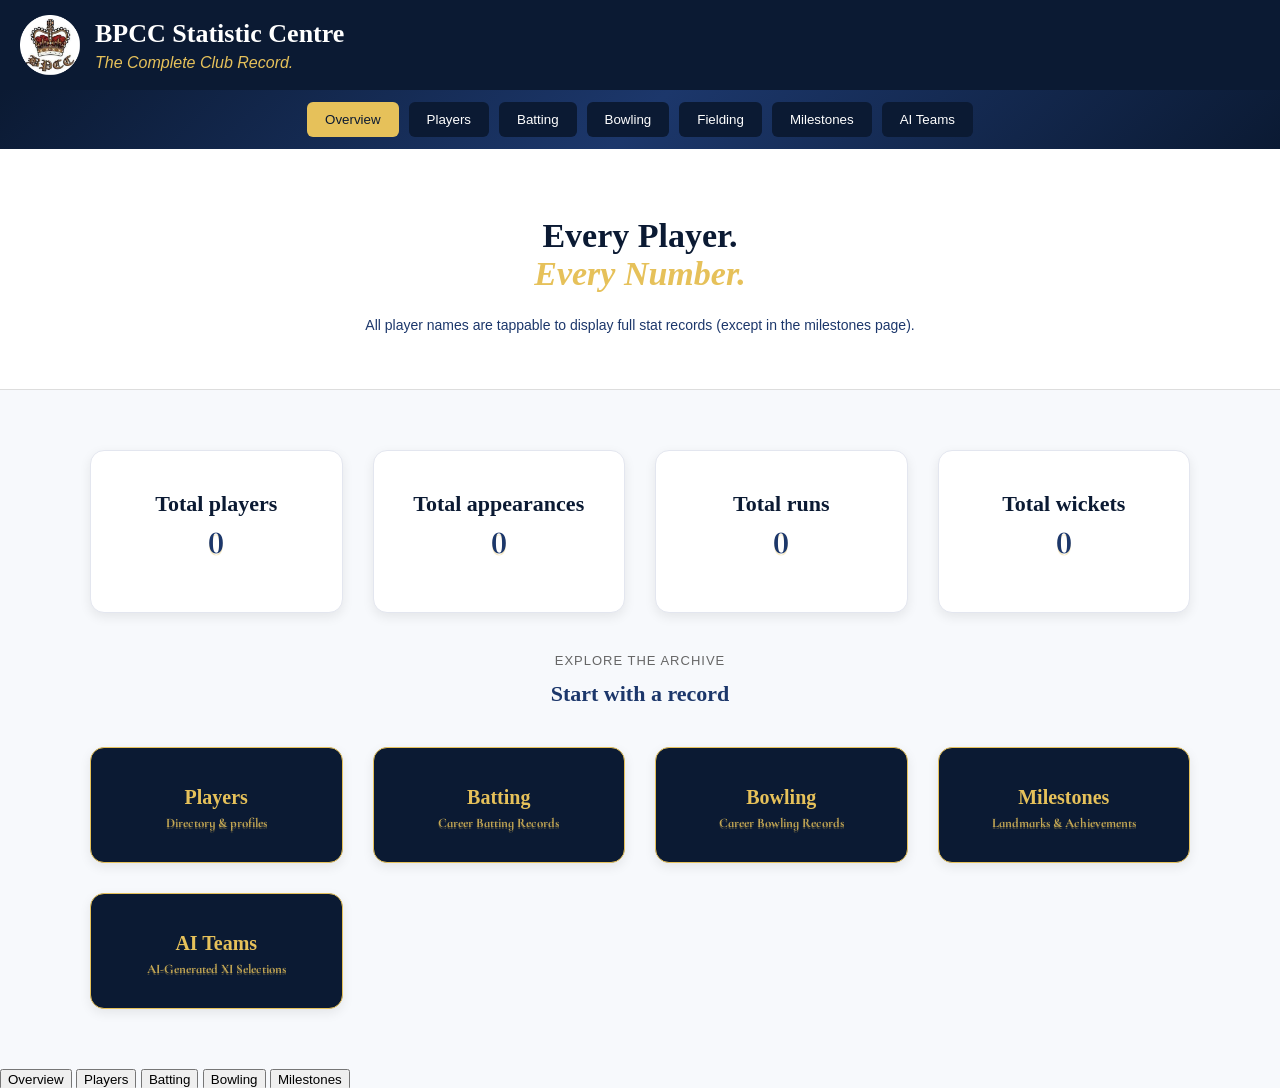
<file: index.html>
<!DOCTYPE html>
<html>
<head>
  <title>BPCC Records</title>
  <meta http-equiv="refresh" content="0; URL=home.html">
</head>
<body>
  <p>If you are not redirected automatically, <a href="home.html">click here</a>.</p>
</body>
</html>
</file>
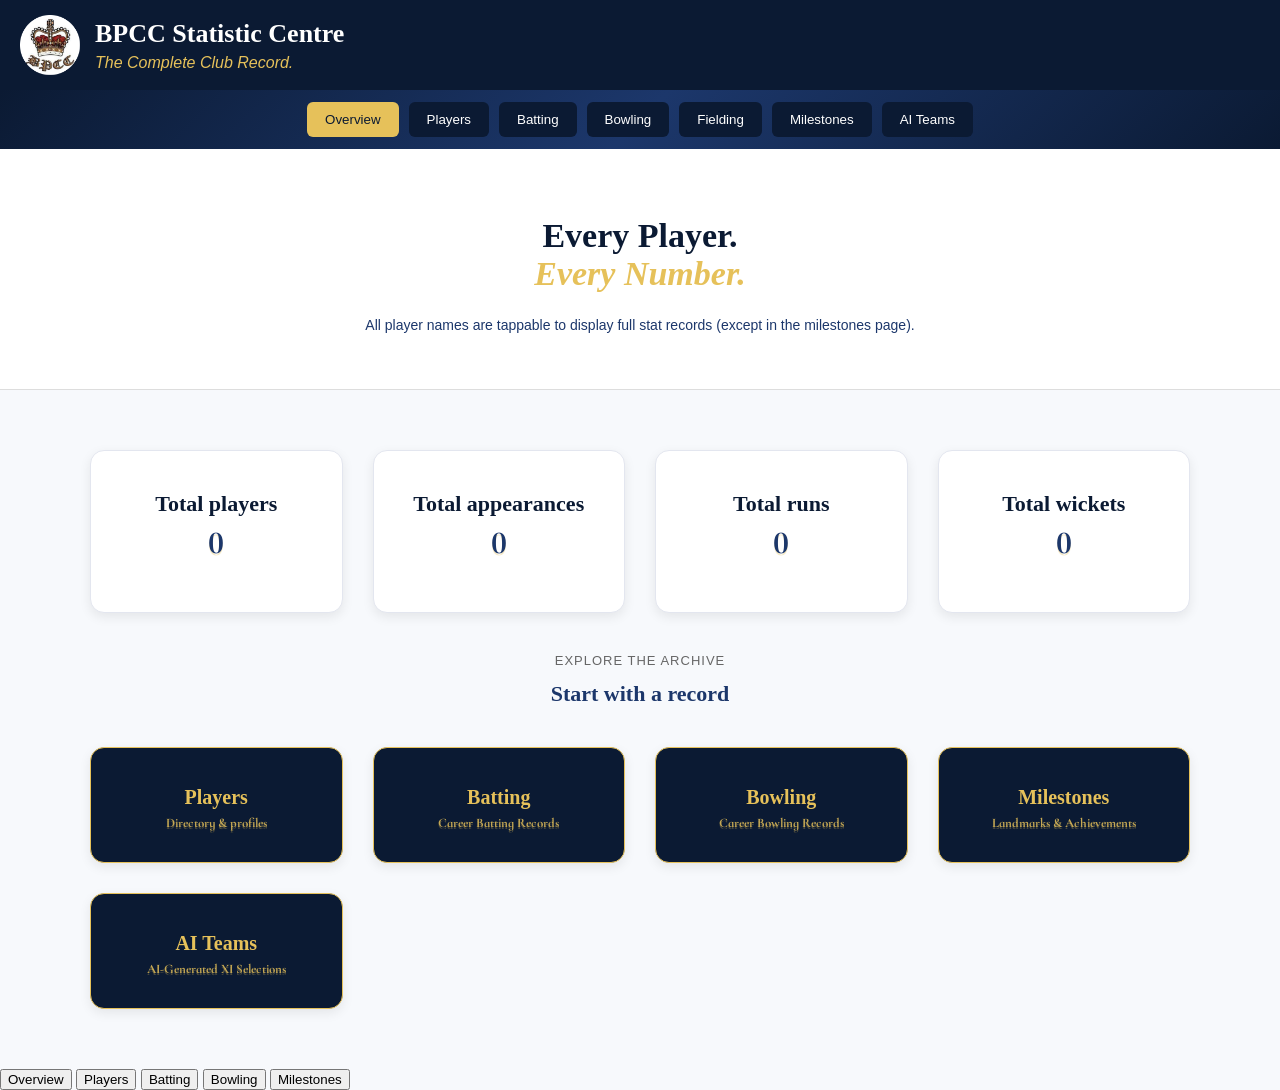
<file: home.html>
<!DOCTYPE html>
<html lang="en">
<head>
  <meta charset="UTF-8">
  <title>BPCC Player Records</title>
  <meta name="viewport" content="width=device-width, initial-scale=1.0">

<style id="v100">

/* ============================================================
   BRANDING & GLOBAL
============================================================ */
@import url('https://fonts.googleapis.com/css2?family=Cormorant+Infant:wght@400;600;700&display=swap');

  
:root {
  --bpcc-navy: #0b1a33;
  --bpcc-blue: #1c376b;
  --bpcc-gold: #e6c15a;
  --bpcc-gradient: linear-gradient(135deg, #0b1a33, #1c376b, #0b1a33);
  --bpcc-gold-gradient: linear-gradient(135deg, #e6c15a, #f7e7a4, #e6c15a);
}

body {
  margin: 0;
  font-family: "Inter", "Playfair Display", sans-serif;
  background: #f7f9fc;
  color: #1a1a1a;
}

/* ============================================================
   HEADER — UPDATED
============================================================ */
header {
  background: var(--bpcc-navy);
  color: white;
  padding: 15px 20px;
  display: flex;
  align-items: center;
}

header .brand {
  display: flex;
  align-items: center;
  gap: 15px; /* spacing between logo and text */
}

header img {
  height: 60px; /* slightly larger logo */
}

header h1 {
  font-size: 26px;        /* bigger title */
  font-family: "Playfair Display", serif;
  margin: 0;
  line-height: 1.2;
}

header em {
  color: var(--bpcc-gold);
  font-size: 16px;        /* bigger subtitle */
  display: block;
  margin-top: 4px;
}

header .brand div {
  display: flex;
  flex-direction: column;
  justify-content: center;
}

/* ============================================================
   NAVIGATION (Desktop + Mobile)
============================================================ */
.nav-bar {
  background: var(--bpcc-gradient);
  display: flex;
  justify-content: center; /* centred on desktop */
  gap: 10px;
  padding: 12px;
  overflow-x: auto;
  white-space: nowrap;
  -webkit-overflow-scrolling: touch;
}

.nav-bar button {
  background: var(--bpcc-navy);
  color: white;
  border: none;
  padding: 10px 18px;
  border-radius: 6px;
  cursor: pointer;
  flex: 0 0 auto;
  transition: 0.25s ease;
}

.nav-bar button:hover {
  background: var(--bpcc-gradient);
  color: var(--bpcc-gold);
}

.nav-bar button.on {
  background: var(--bpcc-gold);
  color: var(--bpcc-navy);
}

/* ============================================================
   HERO
============================================================ */
.hero {
  text-align: center;
  padding: 40px 20px;
  background: white;
  border-bottom: 1px solid #ddd;
}

.hero h2 {
  font-size: 34px;
  font-family: "Playfair Display", serif;
  color: var(--bpcc-navy);
}

.hero h2 i {
  color: var(--bpcc-gold);
}

/* ============================================================
   SECTIONS
============================================================ */
.section {
  display: none;
  padding: 40px 20px;
  padding-top: 20px;
  padding-bottom: 20px;
  max-width: 1100px;
  margin: auto;
}

.section.active {
  display: block;
}

.section h2 {
  font-size: 22px;
  font-family: "Playfair Display", serif;
  color: var(--bpcc-navy);
  border-bottom: 2px solid var(--bpcc-gold);
  display: inline-block;
  margin-top: 10px;
  padding-bottom: 4px;
  margin-bottom: 12px;
}

/* ============================================================
   OVERVIEW SUMMARY CARDS
============================================================ */
.summary {
  max-width: 1100px;
  margin: 40px auto;
  display: grid;
  grid-template-columns: repeat(4, 1fr);
  gap: 30px;
}

.summary-card {
  background: white;
  padding: 18px 22px;
  border-radius: 14px;
  text-align: center;
  box-shadow: 0 4px 12px rgba(0,0,0,0.08);
  border: 1px solid #e3e6ef;
  transition: transform 0.2s ease, box-shadow 0.2s ease;
}

.summary-card h3 {
  font-family: "Playfair Display", serif;
  font-size: 24px;
  font-weight: 700;
  color: var(--bpcc-navy);
  margin-bottom: 6px;
}

.summary-card p,
.overview-total p {
  font-family: "Cormorant Infant", serif;
  font-size: 34px;
  font-weight: 700;
  color: var(--bpcc-blue);
  text-shadow: 00 2px rgba(230,193,90,0.35);
}

/* Section buttons */
.summary-card.summary-ai {
  background: var(--bpcc-navy);
  border: 1px solid var(--bpcc-gold);
  cursor: pointer;
}

.summary-card.summary-ai h3 {
  font-size: 20px; /* bigger */
  color: var(--bpcc-gold);
}

.summary-card.summary-ai p {
  font-size: 13px; /* smaller */
  color: var(--bpcc-gold);
  opacity: 0.85;
}

.summary-card.summary-ai:hover {
  transform: translateY(-3px);
  box-shadow: 0 6px 16px rgba(0,0,0,0.25);
}

/* Overview text */
.overview-subtle {
  text-align: center;
  font-size: 13px;
  color: #666;
  margin-top: 10px;
  letter-spacing: 1px;
}

.overview-strong {
  text-align: center;
  font-size: 22px;
  font-weight: 700;
  color: var(--bpcc-blue);
  margin-top: 4px;
  margin-bottom: 25px;
  font-family: "Playfair Display", serif;
}

  .overview-total h3,
.summary-card h3 {
  font-size: 22px;          /* bigger title */
  font-weight: 700;
  color: var(--bpcc-navy);
}

.overview-total p,
.summary-card p {
  font-size: 32px;          /* bigger numbers */
  font-weight: 700;
  margin-top: 6px;
}

.tap-message {
  font-size: 14px;
  color: var(--bpcc-blue);
  margin-top: -4px;
  margin-bottom: 16px;
  font-style: bold;
}
/* ============================================================
   PLAYER GRID
============================================================ */
#players-grid.player-grid {
  display: grid;
  grid-template-columns: repeat(3, 1fr);
  gap: 25px;
  margin-top: 30px;
}

.player-card {
  background: white;
  padding: 22px;
  border-radius: 12px;
  box-shadow: 0 2px 6px rgba(0,0,0,0.08);
  cursor: pointer;
  transition: 0.25s ease;
}

  .player-card h3,
.player-name {
  color: var(--bpcc-blue);
  font-weight: 700;
}

.player-card:hover {
  transform: translateY(-4px);
  box-shadow: 0 3px 10px rgba(0,0,0,0.2);
}
#player-search {
  width: 100%
  margin: 20px auto 25px auto;
  border: 2px solid var(--bpcc-gold);
  background: #fffef5;
  font-size: 16px;
  padding: 10px;
  border-radius: 8px;
  outline: none;
  transition: 0.25s ease;
  max-width: 1000px;
  display: block;
  box-sizing: border-box;
}

#player-search:focus {
  border-color: var(--bpcc-blue);
  background: white;
  box-shadow: 0 0 8px rgba(230,193,90,0.5);
}

#players {
  max-width: 1100px;
  margin: auto;
}
  
.status {
  background: var(--bpcc-gold);
  color: var(--bpcc-navy);
  padding: 4px 8px;
  border-radius: 6px;
  font-size: 12px;
  font-weight: 600;
  display: inline-block;
  margin-bottom: 8px;
}

/* ============================================================
   TABLES
============================================================ */
table {
  table-layout: fixed;
  width: 100%;
  border-collapse: collapse;
  background: white;
  border-radius: 12px;
  overflow: hidden;
  box-shadow: 0 2px 6px rgba(0,0,0,0.08);
  margin-bottom: 40px;
}

thead {
  background: var(--bpcc-navy);
  color: white;
}

tbody td {
  padding: 10px;
  border-bottom: 1px solid #e5e5e5;
}

tbody tr:hover {
  background: #f2f4f8;
}
  table td {
  padding: 12px 10px;
  vertical-align: middle;
}

/* Player column */
table td:first-child {
  width: 40%;
  text-align: left;
}

/* All numeric/stat columns */
table td:not(:first-child) {
  padding-right: 12px;
  text-align: right;
}
table th {
  text-align: right;
  padding: 14px 10px;        /* taller header */
  font-size: 16px;           /* slightly larger text */
  font-weight: 700;
  background: var(--bpcc-blue);       /* subtle header background */
  border-bottom: 2px solid var(--bpcc-gold);
  vertical-align: middle;
  box-shadow: inset 0 -2px 0 var(--bpcc-gold);
}

table th:first-child {
  padding-left: 12px;
  width: 40%;
  text-align: left;
}

  table tbody tr:nth-child(odd) {
  background: rgba(230,193,90,0.06);
}

table tbody tr:nth-child(even) {
  background: #ffffff;
}

table th:nth-child(2),
table td:nth-child(2),
table th:nth-child(3),
table td:nth-child(3),
table th:nth-child(4),
table td:nth-child(4) {
  width: 20%;                /* Stat columns */
}

/* ============================================================
   MILESTONES
============================================================ */
.milestone-row {
  display: flex;
  justify-content: space-between;
  align-items: baseline;
  gap: 10px;
  padding: 6px 0;
}

.milestone-remaining {
  font-size: 13px;
  color: #777;
}

  .milestone-club-box {
  background: #fffdf7;
  border-radius: 10px;
  padding: 10px 14px;
  box-shadow: 0 2px 6px rgba(0,0,0,0.1);
  border: 1px solid #e3e6ef;
}

  .milestone-entry {
  display: flex;
  justify-content: space-between;   /* name left, stat right */
  align-items: center;
  padding: 4px 0;                   /* tighter rows */
}

.milestone-name {
  font-weight: 700;          /* bold */
  color: var(--bpcc-navy);
  text-align: right;
}

.milestone-club-box h4 {
  background: var(--bpcc-gold-gradient);
  color: var(--bpcc-navy);
  padding: 8px 12px;
  border-radius: 8px;
  font-weight: 700;
  font-size: 18px;
  margin: 0 0 6px 0;
  margin-bottom: 10px;
  text-align: center;
}

  .milestone-club-box p {
  white-space: nowrap;
}

.milestone-club-box p {
  font-weight: 700;
  color: var(--bpcc-navy);
}

.milestone-club-box p span:last-child {
  font-weight: 600;
  color: var(--bpcc-blue);
}

  .milestone-stat {
  font-weight: 600;
  color: var(--bpcc-blue);
  text-align: left;
}
  
.milestone-grid {
  display: grid;
  grid-template-columns: repeat(4, 1fr);
  gap: 20px;
  margin-bottom: 30px;
}
  
  .milestone-approach-box {
  background: #fff7e6;
  border: 1px solid #e6c200;
  border-radius: 6px;
  padding: 10px 12px;
  margin-bottom: 25px;
  box-shadow: 0 2px 6px rgba(0,0,0,0.08);
}
  
.approach-row {
  display: flex;
  justify-content: space-between;
  align-items: center;
  padding: 4px 0;
  font-size: 15px;
}
  
.to-go {
  font-weight: bold;
  color: var(--bpcc-gold);
  margin-left: auto;
}


/* ============================================================
   AI TEAMS
============================================================ */
.ai-teams-note {
  background: #fff8d9;
  border-left: 4px solid var(--bpcc-gold);
  padding: 12px 16px;
  border-radius: 8px;
  margin-bottom: 20px;
  font-size: 14px;
  line-height: 1.5;
}

.ai-teams-grid {
  display: grid;
  grid-template-columns: repeat(3, 1fr);
  gap: 25px;
  margin-bottom: 40px;
}

.ai-player-row {
  display: flex;
  justify-content: space-between;
  align-items: center;
  padding: 6px 0;
  border-bottom: 2px solid #eee;
  transition: 0.2s ease;
}

  .ai-player-row:hover {
  background: rgba(230,193,90,0.12); /* soft BPCC gold tint */
  transform: translateY(-2px);
  box-shadow: 0 2px 6px rgba(0,0,0,0.12);
}

.ai-player-name {
  font-size: 11px;
  font-weight: 600;
  color: var(--bpcc-blue);
}

.ai-player-stat {
  font-size: 11px;
  color: #555;
  text-align: right;
}

  .ai-player-right {
  text-align: right;
  font-size: 11px;
  font-weight: 600;
  color: var(--bpcc-blue);
  min-width: 140px; /* consistent alignment */
}

.ai-team-box {
  background: white;
  border-radius: 12px;
  border: 1px solid #e3e6ef;
  box-shadow: 0 3px 10px rgba(0,0,0,0.12);
  overflow: hidden; /* ensures header radius blends cleanly */
  margin-bottom: 30px;
}

.ai-team-box h3 {
  background: var(--bpcc-gradient); /* BPCC blue gradient */
  color: var(--bpcc-gold);          /* gold text */
  padding: 14px 18px;
  border-radius: 12px 12px 0 0;     /* rounded top only */
  font-size: 22px;
  font-family: "Playfair Display", serif;
  text-align: center;
  text-shadow: 0 0 6px rgba(255, 215, 0, 0.4);
  margin: 0;                        /* remove default margin */
  border-bottom: 3px solid var(--bpcc-gold); /* gold underline */
}

  .ai-team-section {
  margin-bottom: 6px;
  padding-bottom: 10px;
  padding: 10px 18px;
  border-bottom: 3px solid var(--bpcc-gold);
}

  .ai-team-section h4 {
  margin-top: 0;                   /* removes gap above role title */
  margin-bottom: 10px;             /* keeps spacing consistent */
  font-size: 16px;
  color: var(--bpcc-navy);
  font-weight: 700;
  }    

.ai-team-section:last-child {
  border-bottom: none;
  margin-bottom: 0;
}
  
  .ai-player-role {
  font-size: 9px;
  font-weight: 600;
  color: var(--bpcc-navy);
  opacity: 0.8;
}

/* ============================================================
   MODAL
============================================================ */
#player-modal {
  display: none;
  position: fixed;
  inset: 0;
  background: rgba(0,0,0,0.6);
  justify-content: center;
  align-items: center;
  z-index: 9998;
}

#player-modal-content {
  background: white;
  width: 90%;
  max-width: 650px;
  border-radius: 16px;
  padding: 0; /* header sits flush */
  max-height: 85vh;
  overflow-y: auto;
  box-shadow: 0 6px 20px rgba(0,0,0,0.25);
  border: 3px solid var(--bpcc-gold);
}

.modal-header {
  background: var(--bpcc-blue);
  color: white;
  padding: 20px;
  border-bottom: 4px solid var(--bpcc-gold);
  position: sticky;
  top: 0;
  z-index: 10;
}

#modal-player-name {
  font-size: 24px;
  font-weight: 700;
  color: var(--bpcc-gold);
}

#modal-player-number,
#modal-player-role {
  font-size: 14px;
  opacity: 0.9;
}

#modal-close {
  float: right;
  font-size: 28px;
  cursor: pointer;
  color: var(--bpcc-gold);
  transition: 0.2s ease;
}

#modal-close:hover {
  color: white;
  transform: scale(1.1);
}

#modal-stats {
  display: grid;
  grid-template-columns: repeat(4, 1fr);
  gap: 15px;
  margin-top: 20px;
}
  .modal-stat-row {
  background: #f7f9fc;
  border: 1px solid #e3e6ef;
  border-radius: 12px;
  padding: 14px;
  box-shadow: 0 2px 6px rgba(0,0,0,0.08);
  transition: 0.2s ease;
}

.modal-stat-row:hover {
  transform: translateY(-3px);
  box-shadow: 0 4px 12px rgba(0,0,0,0.15);
}

.modal-stat-row h4 {
  margin: 0 0 6px 0;
  font-size: 14px;
  font-weight: 700;
  color: var(--bpcc-navy);
}

.modal-stat-row p {
  margin: 0;
  font-size: 16px;
  font-weight: 600;
  color: var(--bpcc-blue);
}

/* ============================================================
   MOBILE RESPONSIVE
============================================================ */
@media (max-width: 768px) {

  .nav-bar {
    justify-content: flex-start;
    padding: 10px 0;
  }

  .summary {
    grid-template-columns: repeat(2, 1fr);
    gap: 20px;
  }

   #player-search {
    margin-left: auto;
    margin-right: auto;
  }
 
  #players-grid.player-grid {
    grid-template-columns: 1fr;
  }

  .ai-teams-grid {
    grid-template-columns: 1fr;
  }

  #modal-stats {
    grid-template-columns: repeat(2, 1fr);
  }

  body {
    padding-bottom: 80px;
  }

  .section {
    padding-bottom: 80px;
  }
  
.section > h2 {
    position: sticky;
    top: 0;
    z-index: 50;
    background: #fff;          /* prevents text overlap */
    padding-top: 10px;
    padding-bottom: 10px;
  }

  .bottom-tab-bar {
    position: fixed;
    bottom: 0;
    left: 0;
    right: 0;
    height: 60px;
    background: var(--bpcc-navy);
    border-top: 3px solid var(--bpcc-gold);
    display: flex;
    justify-content: space-around;
    align-items: center;
    z-index: 9999;
  }

  .bottom-tab-bar button.active {
    color: var(--bpcc-gold);
    transform: translateY(-4px);
  }
 
  #bottom-bar,
  .bottom-bar {
    display: none !important;
  }

  /* Make milestone boxes full-width and consistent */
  .milestone-grid {
    grid-template-columns: 1fr;   /* 1 column on mobile */
    gap: 12px;
  }

  .milestone-club-box {
    padding: 10px 14px;           /* tighter, consistent */
  }

  /* Fix alignment inside each milestone entry */
  .milestone-entry {
    display: flex;
    justify-content: space-between;
    align-items: center;
    width: 100%;
  }

  .milestone-entry span {
    display: inline-block;
  }

  /* Prevent long names from pushing stats down */
  .milestone-name {
    flex: 1;
    font-weight: 700;
    color: var(--bpcc-navy);
    text-align: left;
  }

  .milestone-stat {
    flex-shrink: 0;               /* stat stays right-aligned */
    font-weight: 600;
    color: var(--bpcc-blue);
    margin-left: 10px;
    text-align: right;
  }
}

</style>
</head>

<body>
<header>
  <div class="brand">
    <img src="logo.png?v=2" alt="BPCC Logo">
    <div>
      <h1>BPCC Statistic Centre</h1>
      <em>The Complete Club Record.</em>
    </div>
  </div>
</header>

<nav class="nav-bar">
  <button data-section="overview" class="on">Overview</button>
  <button data-section="players">Players</button>
  <button data-section="batting">Batting</button>
  <button data-section="bowling">Bowling</button>
  <button data-section="fielding">Fielding</button>
  <button data-section="milestones">Milestones</button>
  <button data-section="ai-teams">AI Teams</button>
</nav>

<section class="hero">
  <h2 id="hero-title">Every Player.<br><i>Every Number.</i></h2>
  <p class="tap-message">
  All player names are tappable to display full stat records (except in the milestones page).
</p>
</section>

<!-- OVERVIEW -->
<section id="overview" class="section active">

  <!-- Totals -->
  <div class="summary">
    <div class="summary-card">
      <h3>Total players</h3>
      <p id="total-players">0</p>
    </div>
    <div class="summary-card">
      <h3>Total appearances</h3>
      <p id="total-appearances">0</p>
    </div>
    <div class="summary-card">
      <h3>Total runs</h3>
      <p id="total-runs">0</p>
    </div>
    <div class="summary-card">
      <h3>Total wickets</h3>
      <p id="total-wickets">0</p>
    </div>
  </div>

  <!-- Overview text -->
  <p class="overview-subtle">EXPLORE THE ARCHIVE</p>
  <p class="overview-strong">Start with a record</p>
  

  <!-- Section buttons -->
  <div class="summary">

    <div class="summary-card summary-ai record-box" data-section="players">
      <h3>Players</h3>
      <p>Directory & profiles</p>
    </div>

    <div class="summary-card summary-ai record-box" data-section="batting">
      <h3>Batting</h3>
      <p>Career Batting Records</p>
    </div>

    <div class="summary-card summary-ai record-box" data-section="bowling">
      <h3>Bowling</h3>
      <p>Career Bowling Records</p>
    </div>

    <div class="summary-card summary-ai record-box" data-section="milestones">
      <h3>Milestones</h3>
      <p>Landmarks & Achievements</p>
    </div>

    <div class="summary-card summary-ai record-box" data-section="ai-teams">
      <h3>AI Teams</h3>
      <p>AI-Generated XI Selections</p>
    </div>

  </div>

</section>

<!-- PLAYERS -->
<section id="players" class="section">
  <h2>Player directory & profiles</h2>
  <input id="player-search" type="text" placeholder="Search players..." style="margin-top:20px;width:100%;padding:10px;border-radius:8px;border:1px solid #ccc;">
  <div id="players-grid" class="player-grid"></div>
</section>

<!-- BATTING -->
<section id="batting" class="section">
  <h2>Career Batting Records</h2>
  <div id="batting-table"></div>
</section>

<!-- BOWLING -->
<section id="bowling" class="section">
  <h2>Career Bowling Records</h2>
  <div id="bowling-table"></div>
</section>

<!-- FIELDING -->
<section id="fielding" class="section">
  <h2>Career Fielding Records</h2>
  <div id="fielding-table"></div>
</section>

<!-- MILESTONES -->
<section id="milestones" class="section">
  <h2>Landmarks & Approaching Achievements</h2>
  <div id="batting-milestones"></div>
  <div id="bowling-milestones"></div>
  <div id="catches-milestones"></div>
</section>

<!-- AI TEAMS -->
<section id="ai-teams" class="section">
  <h2>AI-Generated XI Selections</h2>

  <p class="ai-teams-note">
    AI-generated, unofficial selections. AI 1st XI uses the original elite qualification thresholds.
    AI 2nd & 3rd XIs select the next best remaining performers, ranked by XI runs, wickets and wicketkeeping victims.
    Career length remains a modest tie-breaker, and no player appears twice.
  </p>

  <div class="ai-teams-grid">
    <div id="team-a"></div>
    <div id="team-b"></div>
    <div id="team-c"></div>
  </div>
</section>

<!-- MODAL -->
<div id="player-modal">
  <div id="player-modal-content">
    <div class="modal-header">
      <span id="modal-close">&times;</span>
      <div id="modal-player-name"></div>
      <div id="modal-player-number"></div>
      <div id="modal-player-role"></div>
    </div>
    <div id="modal-stats"></div>
  </div>
</div>

<!-- MOBILE BOTTOM TAB BAR -->
<div class="bottom-tab-bar">
  <button data-section="overview" class="active">Overview</button>
  <button data-section="players">Players</button>
  <button data-section="batting">Batting</button>
  <button data-section="bowling">Bowling</button>
  <button data-section="milestones">Milestones</button>
</div>

<script>
/* ============================================================
   CONFIG
============================================================ */
const DATA_URL =
  "https://docs.google.com/spreadsheets/d/e/2PACX-1vQlS2BceCsyAkRFmAuwA0QDJR8wPjuLZyquKAeszxD2-FM7gFTzEQrVTqPxtph-z55FZNU01tMnpvQv/pub?output=csv";

const HEADERS = [
  "Player","Number","Years","Matches","Innings","Runs","Average",
  "High Score","Fifties","Hundreds","Overs","Wickets",
  "Bowling Average","Economy","Best","Catches","Stumpings","Current"
];

let allData = [];

/* Cache DOM selectors */
const heroTitle = document.getElementById("hero-title");
const overviewTotals = document.querySelectorAll("#overview .summary")[0];
const overviewButtons = document.querySelectorAll("#overview .summary")[1];
const overviewText = document.querySelectorAll("#overview .overview-subtle, #overview .overview-strong");

/* ============================================================
   CSV LOADING (FAST)
============================================================ */
async function loadCSV() {
  const res = await fetch(DATA_URL);
  const text = await res.text();

  const lines = text.trim().split("\n");
  const headers = lines[0].split(",").map(h => h.trim());

  return lines.slice(1).map(line => {
    const cols = line.split(",");
    const obj = {};
    headers.forEach((h, i) => obj[h] = (cols[i] || "").trim());
    return obj;
  });
}

const num = v => (isNaN(parseFloat(v)) ? 0 : parseFloat(v));
const victims = p => num(p["Catches"]) + num(p["Stumpings"]);

/* ============================================================
   HERO TITLES
============================================================ */
const heroTitles = {
  "overview": "Every Player.<br><i>Every Number.</i>",
  "players": "Player Directory<br><i>& profiles</i>",
  "batting": "Career Batting<br><i>Records</i>",
  "bowling": "Career Bowling<br><i>Records</i>",
  "fielding": "Career Fielding<br><i>Records</i>",
  "milestones": "Landmarks<br><i>& Approaching Achievements</i>",
  "ai-teams": "AI-Generated XIs<br><i>XI Selections</i>"
};

/* ============================================================
   ROLE DETECTION (FAST)
============================================================ */
function getRole(p) {
  const runs = num(p["Runs"]);
  const wickets = num(p["Wickets"]);
  const stumpings = num(p["Stumpings"]);

  if (stumpings >= 1) return "Wicketkeeper";
  if (runs >= 100 && wickets >= 10) return "All-rounder";
  if (wickets >= 5) return "Bowler";
  if (runs >= 100) return "Batter";
  return "Player";
}
/* ============================================================
   PLAYERS PAGE (FAST)
============================================================ */
function renderPlayers() {
  const container = document.getElementById("players-grid");
  const q = document.getElementById("player-search").value.toLowerCase();

  const sorted = allData
    .filter(p => p["Player"].toLowerCase().includes(q))
    .sort((a, b) => a["Player"].localeCompare(b["Player"]));

  container.innerHTML = sorted.map(p => {
    const status = (p["Current"] === "Yes") ? "Current Player" : "Retired";
    const role = getRole(p);

    return `
      <div class="player-card" data-name="${p["Player"]}" data-player="${p["Player"]}">
        <div class="status">${status}</div>
        <h3>${p["Player"]}</h3>
        <span class="role-badge">${role}</span>
        <div class="stats-line">
          ${p["Matches"]} matches •
          ${p["Runs"]} runs •
          ${p["Wickets"]} wickets •
          ${victims(p)} victims
        </div>
      </div>
    `;
  }).join("");
}

/* Search bar listener — triggers full re-render */
document.getElementById("player-search").addEventListener("input", renderPlayers);

/* Delegated click listener (fast + reliable) */
document.getElementById("players-grid").addEventListener("click", e => {
  const card = e.target.closest(".player-card");
  if (!card) return;
  const player = allData.find(p => p["Player"] === card.dataset.player);
  openPlayerModal(player);
});

/* ============================================================
   TABLE RENDERERS (FAST)
============================================================ */
function renderBatting() {
  const container = document.getElementById("batting-table");

  const data = [...allData].sort((a, b) => num(b["Runs"]) - num(a["Runs"]));

  container.innerHTML = `
    <table>
      <thead>
        <tr><th>Player</th><th>Runs</th><th>Average</th></tr>
      </thead>
      <tbody>
        ${data.map(p => `
          <tr class="clickable-row" data-player="${p["Player"]}">
            <td>
              <div class="player-name">${p["Player"]}</div>
              <div class="player-number">No. ${p["Number"]}</div>
            </td>
            <td>${p["Runs"]}</td>
            <td>${p["Average"]}</td>
          </tr>
        `).join("")}
      </tbody>
    </table>
  `;
}

function renderBowling() {
  const container = document.getElementById("bowling-table");

  const data = [...allData].sort((a, b) => num(b["Wickets"]) - num(a["Wickets"]));

  container.innerHTML = `
    <table>
      <thead>
        <tr><th>Player</th><th>Wickets</th><th>Average</th></tr>
      </thead>
      <tbody>
        ${data.map(p => `
          <tr class="clickable-row" data-player="${p["Player"]}">
            <td>
              <div class="player-name">${p["Player"]}</div>
              <div class="player-number">No. ${p["Number"]}</div>
            </td>
            <td>${p["Wickets"]}</td>
            <td>${p["Bowling Average"]}</td>
          </tr>
        `).join("")}
      </tbody>
    </table>
  `;
}

function renderFielding() {
  const container = document.getElementById("fielding-table");

  const data = [...allData].sort((a, b) => victims(b) - victims(a));

  container.innerHTML = `
    <table>
      <thead>
        <tr><th>Player</th><th>Victims</th><th>Catches</th></tr>
      </thead>
      <tbody>
        ${data.map(p => `
          <tr class="clickable-row" data-player="${p["Player"]}">
            <td>
              <div class="player-name">${p["Player"]}</div>
              <div class="player-number">No. ${p["Number"]}</div>
            </td>
            <td>${victims(p)}</td>
            <td>${p["Catches"]}</td>
          </tr>
        `).join("")}
      </tbody>
    </table>
  `;
}

/* Delegated click listener for all tables */
document.body.addEventListener("click", e => {
  const row = e.target.closest(".clickable-row");
  if (!row) return;
  const player = allData.find(p => p["Player"] === row.dataset.player);
  openPlayerModal(player);
});
/* ============================================================
   MILESTONES
============================================================ */
function renderMilestones() {
  renderMilestoneClubs(
    "Runs Milestone Clubs",
    "Runs",
    [3500,3000,2500,2000,1500,1000,500,250],
    20,
    document.getElementById("batting-milestones")
  );

  renderMilestoneClubs(
    "Bowling Milestone Clubs",
    "Wickets",
    [100,90,80,70,60,50,40,30,20],
    2,
    document.getElementById("bowling-milestones")
  );

  renderMilestoneClubs(
    "Catches Milestone Clubs",
    "Catches",
    [50,40,30,20,10],
    2,
    document.getElementById("catches-milestones")
  );
}

function renderMilestoneClubs(title, field, milestones, threshold, container) {
  let html = `<h3>${title}</h3><div class="milestone-grid">`;

  milestones.forEach(m => {
    const achieved = allData.filter(p => {
      const value = num(p[field]);
      if (value < m) return false;
      return !milestones.some(x => x > m && value >= x);
    });

    html += `<div class="milestone-club-box"><h4>${m} Club</h4>`;

    if (achieved.length === 0) {
      html += `<p>No Players Yet.</p>`;
    } else {
      achieved
        .sort((a, b) => num(b[field]) - num(a[field]))
        .forEach(p => {
          html += `
            <p class="milestone-entry">
              <span class="milestone-name">${p["Player"]}</span>
              <span class="milestone-stat">${num(p[field])}</span>
            </p>`;
        });
    }

    html += `</div>`;
  });

  html += `</div><h3>Current Players Approaching</h3>`;

  let any = false;

  milestones.forEach(m => {
    const approaching = allData.filter(p => {
      if (p["Current"] !== "Yes") return false;
      const value = num(p[field]);
      const toGo = m - value;
      return toGo > 0 && toGo <= threshold;
    });

    if (approaching.length > 0) {
      any = true;

      html += `<div class="milestone-approach-box"><h4>Approaching ${m}</h4>`;

      approaching
        .sort((a, b) => (m - num(a[field])) - (m - num(b[field])))
        .forEach(p => {
          const value = num(p[field]);
          const toGo = m - value;

          html += `
            <div class="approach-row">
              <span class="milestone-name">${p["Player"]}</span>
              <span class="milestone-stat">${value}</span>
              <span class="to-go">${toGo} to go</span>
            </div>`;
        });

      html += `</div>`;
    }
  });

  if (!any) {
    html += `
      <div class="milestone-approach-box">
        <p>No current players within range.</p>
      </div>`;
  }

  container.innerHTML = html;
}

/* ============================================================
   AI TEAMS (Optimised)
============================================================ */
function renderAITeams() {
  const used = new Set();

  const batSorted = [...allData].sort((a, b) =>
    num(b["Runs"]) - num(a["Runs"]) ||
    num(b["Average"]) - num(a["Average"]) ||
    num(b["Matches"]) - num(a["Matches"])
  );

  const bowlSorted = [...allData].sort((a, b) =>
    num(b["Wickets"]) - num(a["Wickets"]) ||
    num(a["Bowling Average"]) - num(b["Bowling Average"]) ||
    num(b["Matches"]) - num(a["Matches"])
  );

  const keepSorted = [...allData].sort((a, b) => {
    const vA = victims(a), vB = victims(b);
    const mA = num(a["Matches"]), mB = num(b["Matches"]);
    const vpA = mA ? vA / mA : 0;
    const vpB = mB ? vB / mB : 0;
    return (vB*2 + vpB*10 + num(b["Stumpings"])*5 + mB) -
           (vA*2 + vpA*10 + num(a["Stumpings"])*5 + mA);
  });

  function pick(sorted, count, role) {
    const team = [];
    for (const p of sorted) {
      if (team.length >= count) break;
      if (!used.has(p["Player"])) {
        team.push({ player: p, role });
        used.add(p["Player"]);
      }
    }
    return team;
  }

  const teamA = [
    ...pick(batSorted, 5, "Batter"),
    ...pick(keepSorted, 1, "Wicketkeeper"),
    ...pick(bowlSorted, 5, "Bowler")
  ];

  function buildTeam() {
    return [
      ...pick(batSorted, 5, "Batter"),
      ...pick(keepSorted, 1, "Wicketkeeper"),
      ...pick(bowlSorted, 5, "Bowler")
    ];
  }

  renderTeam("team-a", "AI 1st XI", teamA);
  renderTeam("team-b", "AI 2nd XI", buildTeam());
  renderTeam("team-c", "AI 3rd XI", buildTeam());
}

function renderTeam(id, title, players) {
  const container = document.getElementById(id);

  const batters = players.slice(0, 5);
  const keeper = players.slice(5, 6);
  const bowlers = players.slice(6, 11);

  const html = `
    <div class="ai-team-box">
      <h3>${title}</h3>

      <div class="ai-team-section">
        <h4>Batters</h4>
        ${batters.map((entry, i) => {
          const p = entry.player;
          return `
            <div class="ai-player-row" data-player="${p["Player"]}">
              <div class="ai-player-left">
                <div class="ai-player-name">${i+1}. ${p["Player"]}</div>
                <div class="ai-player-role">Batter</div>
              </div>
              <div class="ai-player-right">
                ${p["Runs"]} runs — Avg ${p["Average"]}
              </div>
            </div>`;
        }).join("")}
      </div>

      <div class="ai-team-section">
        <h4>Wicket Keeper</h4>
        ${keeper.map(entry => {
          const p = entry.player;
          const m = num(p["Matches"]);
          const victimsPM = m ? (victims(p)/m).toFixed(2) : "0.00";
          return `
            <div class="ai-player-row" data-player="${p["Player"]}">
              <div class="ai-player-left">
                <div class="ai-player-name">6. ${p["Player"]}</div>
                <div class="ai-player-role">Wicket Keeper</div>
              </div>
              <div class="ai-player-right">
                ${victims(p)} victims — ${victimsPM} per match
              </div>
            </div>`;
        }).join("")}
      </div>

      <div class="ai-team-section">
        <h4>Bowlers</h4>
        ${bowlers.map((entry, i) => {
          const p = entry.player;
          return `
            <div class="ai-player-row" data-player="${p["Player"]}">
              <div class="ai-player-left">
                <div class="ai-player-name">${7+i}. ${p["Player"]}</div>
                <div class="ai-player-role">Bowler</div>
              </div>
              <div class="ai-player-right">
                ${p["Wickets"]} wickets — Avg ${p["Bowling Average"]}
              </div>
            </div>`;
        }).join("")}
      </div>
    </div>
  `;

  container.innerHTML = html;

  container.querySelectorAll(".ai-player-row").forEach(row => {
    row.addEventListener("click", () => {
      const player = allData.find(p => p["Player"] === row.dataset.player);
      openPlayerModal(player);
    });
  });
}
/* ============================================================
   MODAL (Optimised)
============================================================ */
function openPlayerModal(p) {
  document.getElementById("modal-player-name").textContent = p["Player"];
  document.getElementById("modal-player-number").textContent = "Player No: " + p["Number"];
  document.getElementById("modal-player-role").textContent = getRole(p);

  const stats = document.getElementById("modal-stats");
  stats.innerHTML = HEADERS
    .filter(h => h !== "Player" && h !== "Number")
    .map(h => `
      <div class="modal-stat-row">
        <h4>${h}</h4>
        <p>${p[h] || ""}</p>
      </div>
    `).join("");

  document.getElementById("player-modal").style.display = "flex";
}

document.getElementById("modal-close").onclick = () =>
  document.getElementById("player-modal").style.display = "none";

window.onclick = e => {
  if (e.target.id === "player-modal") {
    document.getElementById("player-modal").style.display = "none";
  }
};


/* ============================================================
   NAVIGATION (Optimised)
============================================================ */
function setupNav() {
  const navButtons = document.querySelectorAll(".nav-bar button");
  const bottomButtons = document.querySelectorAll(".bottom-tab-bar button");

  function showSection(section) {

    /* Switch visible section */
    document.querySelectorAll(".section").forEach(sec =>
      sec.classList.toggle("active", sec.id === section)
    );

    /* Highlight nav bar */
    navButtons.forEach(b =>
      b.classList.toggle("on", b.dataset.section === section)
    );

    /* Highlight bottom bar */
    bottomButtons.forEach(b =>
      b.classList.toggle("active", b.dataset.section === section)
    );

    /* Update hero title */
    heroTitle.innerHTML = heroTitles[section];

    /* Show/hide overview blocks */
    const showOverview = (section === "overview");

    overviewTotals.style.display = showOverview ? "" : "none";
    overviewButtons.style.display = showOverview ? "" : "none";
    overviewText.forEach(el => el.style.display = showOverview ? "" : "none");

    /* Scroll to top */
    window.scrollTo({ top: 0, behavior: "smooth" });
  }

  /* Top nav buttons */
  navButtons.forEach(btn =>
    btn.addEventListener("click", () => showSection(btn.dataset.section))
  );

  /* Bottom tab bar buttons */
  bottomButtons.forEach(btn =>
    btn.addEventListener("click", () =>
      document.querySelector(`.nav-bar button[data-section="${btn.dataset.section}"]`).click()
    )
  );
}


/* ============================================================
   RECORD BOX CLICK → NAVIGATION
============================================================ */
document.querySelectorAll(".record-box").forEach(box => {
  box.addEventListener("click", () => {
    const section = box.getAttribute("data-section");
    const btn = document.querySelector(`.nav-bar button[data-section="${section}"]`);
    if (btn) btn.click();
  });
});
  
/* ============================================================
   OVERVIEW TOTALS (Required for init)
============================================================ */
function renderOverview() {
  document.getElementById("total-players").textContent = allData.length;

  document.getElementById("total-appearances").textContent =
    allData.reduce((sum, p) => sum + num(p["Matches"]), 0);

  document.getElementById("total-runs").textContent =
    allData.reduce((sum, p) => sum + num(p["Runs"]), 0);

  document.getElementById("total-wickets").textContent =
    allData.reduce((sum, p) => sum + num(p["Wickets"]), 0);
}


/* ============================================================
   INIT (Optimised)
============================================================ */
async function init() {

  /* Load CSV */
  allData = await loadCSV();

  /* Default section */
  document.querySelectorAll(".section").forEach(sec =>
    sec.classList.remove("active")
  );
  document.getElementById("overview").classList.add("active");

  /* Default hero */
  heroTitle.innerHTML = heroTitles["overview"];

  /* Show overview blocks */
  overviewTotals.style.display = "";
  overviewButtons.style.display = "";
  overviewText.forEach(el => el.style.display = "");

  /* Setup navigation */
  setupNav();

  /* Render all pages */
  renderOverview();
  renderPlayers();
  renderBatting();
  renderBowling();
  renderFielding();
  renderMilestones();
  renderAITeams();
}

init();
  </script>
</body>
</html>
</file>
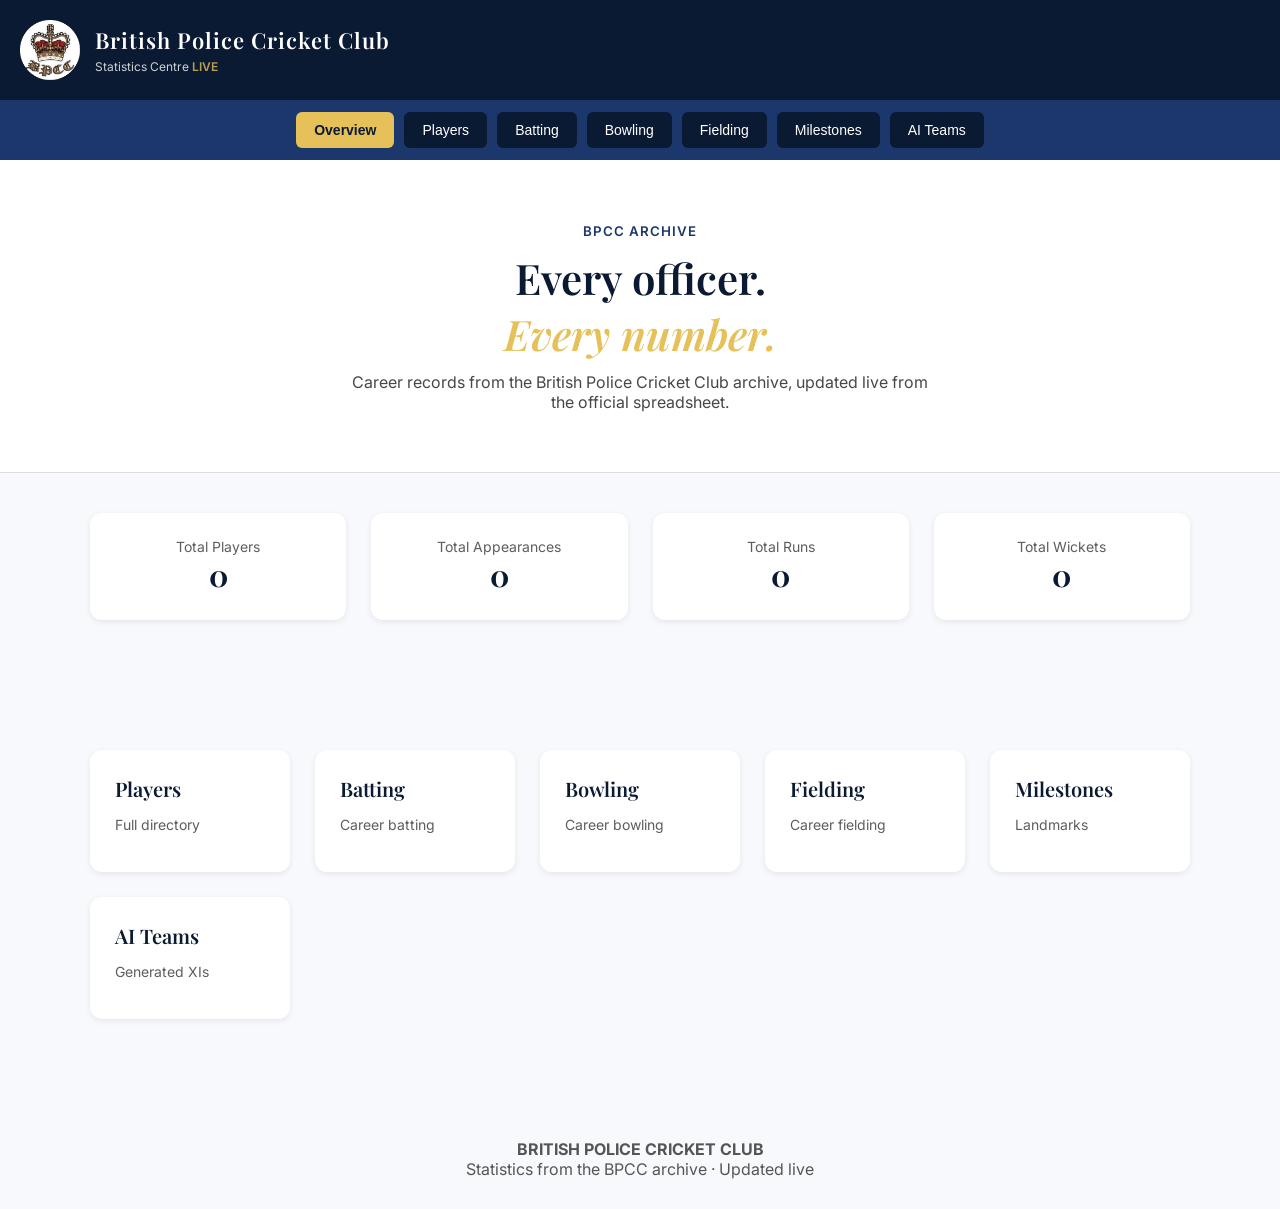
<file: index100.html>
<!DOCTYPE html>
<html lang="en">
<head>
<meta charset="UTF-8">
<meta name="viewport" content="width=device-width, initial-scale=1">

<title>BPCC Statistics Centre</title>

<link href="https://fonts.googleapis.com/css2?family=Playfair+Display:wght@500;600;700&family=Inter:wght@300;400;500;600&display=swap" rel="stylesheet">

<style id="v100">
/* ============================================================
   GLOBAL
============================================================ */
body {
  margin: 0;
  font-family: Inter, Arial, sans-serif;
  background: #f7f9fc;
  color: #1a1a1a;
}

h1, h2, h3, h4 {
  margin: 0;
  font-weight: 600;
}

.section {
  display: none;
  padding: 50px 20px;
  max-width: 1100px;
  margin: auto;
}

.section.active {
  display: block;
}

/* ============================================================
   BRAND COLOURS
============================================================ */
:root {
  --bpcc-navy: #0b1a33;
  --bpcc-gold: #e6c15a;
  --bpcc-blue: #1c376b;
}

/* ============================================================
   HEADER
============================================================ */
header {
  background: var(--bpcc-navy);
  color: white;
  padding: 20px;
  display: flex;
  justify-content: space-between;
  align-items: center;
}

header img {
  height: 60px;
  margin-right: 15px;
}

header .brand {
  display: flex;
  align-items: center;
}

header small {
  font-size: 12px;
  opacity: 0.8;
}

header h1 {
  font-size: 22px;
  letter-spacing: 1px;
  font-family: Playfair Display, serif;
}

header em {
  color: var(--bpcc-gold);
  font-style: normal;
}

.live {
  color: var(--bpcc-gold);
  font-weight: 600;
}

/* ============================================================
   NAVIGATION
============================================================ */
.nav-bar {
  background: var(--bpcc-blue);
  display: flex;
  justify-content: center;
  gap: 10px;
  padding: 12px;
}

.nav-bar button {
  background: var(--bpcc-navy);
  color: white;
  border: none;
  padding: 10px 18px;
  border-radius: 6px;
  cursor: pointer;
  font-size: 14px;
  transition: 0.2s;
}

.nav-bar button:hover {
  background: #14294d;
}

.nav-bar button.on {
  background: var(--bpcc-gold);
  color: var(--bpcc-navy);
  font-weight: 600;
}

/* ============================================================
   HERO
============================================================ */
.hero {
  text-align: center;
  padding: 60px 20px;
  background: white;
  border-bottom: 1px solid #ddd;
}

.hero small {
  color: var(--bpcc-blue);
  font-weight: 600;
  letter-spacing: 1px;
}

.hero h2 {
  font-size: 42px;
  margin: 10px 0;
  font-family: Playfair Display, serif;
  color: var(--bpcc-navy);
}

.hero h2 i {
  color: var(--bpcc-gold);
}

.hero p {
  max-width: 600px;
  margin: auto;
  opacity: 0.8;
  font-size: 16px;
}

/* ============================================================
   SUMMARY CARDS
============================================================ */
.summary {
  max-width: 1100px;
  margin: 40px auto;
  display: grid;
  grid-template-columns: repeat(4, 1fr);
  gap: 25px;
}

.summary div {
  background: white;
  padding: 25px;
  border-radius: 12px;
  text-align: center;
  box-shadow: 0 2px 6px rgba(0,0,0,0.08);
}

.summary span {
  display: block;
  font-size: 14px;
  opacity: 0.7;
}

.summary b {
  font-size: 30px;
  color: var(--bpcc-navy);
  font-family: Playfair Display, serif;
}

/* ============================================================
   RECORD BOXES
============================================================ */
.record-links {
  display: grid;
  grid-template-columns: repeat(auto-fit, minmax(200px, 1fr));
  gap: 25px;
  margin-top: 40px;
}

.record-box {
  background: white;
  padding: 25px;
  border-radius: 12px;
  cursor: pointer;
  box-shadow: 0 2px 6px rgba(0,0,0,0.08);
  transition: 0.2s;
}

.record-box:hover {
  transform: translateY(-4px);
  box-shadow: 0 4px 12px rgba(0,0,0,0.12);
}

.record-box h3 {
  margin-bottom: 5px;
  color: var(--bpcc-navy);
  font-family: Playfair Display, serif;
  font-size: 20px;
}

.record-box p {
  opacity: 0.7;
  font-size: 14px;
}

/* ============================================================
   PLAYER GRID
============================================================ */
.player-grid {
  display: grid;
  grid-template-columns: repeat(auto-fit, minmax(260px, 1fr));
  gap: 25px;
  margin-top: 30px;
}

.player-card {
  background: white;
  padding: 22px;
  border-radius: 12px;
  box-shadow: 0 2px 6px rgba(0,0,0,0.08);
  cursor: pointer;
  transition: 0.2s;
}

.player-card:hover {
  transform: translateY(-4px);
}

.player-card .status {
  font-size: 12px;
  color: var(--bpcc-gold);
  font-weight: 600;
}

.role-badge {
  background: var(--bpcc-gold);
  color: var(--bpcc-navy);
  padding: 5px 10px;
  border-radius: 6px;
  font-size: 12px;
  font-weight: 600;
  display: inline-block;
  margin: 10px 0;
}

.stats-line {
  font-size: 14px;
  opacity: 0.8;
}

/* ============================================================
   MODAL
============================================================ */
#player-modal {
  display: none;
  position: fixed;
  inset: 0;
  background: rgba(0,0,0,0.6);
  justify-content: center;
  align-items: center;
}

#player-modal-content {
  background: white;
  width: 90%;
  max-width: 650px;
  border-radius: 14px;
  padding: 25px;
  max-height: 85vh;
  overflow-y: auto;
  box-shadow: 0 4px 20px rgba(0,0,0,0.25);
}

.modal-header {
  border-bottom: 1px solid #ddd;
  padding-bottom: 12px;
}

#modal-close {
  float: right;
  font-size: 28px;
  cursor: pointer;
  color: var(--bpcc-navy);
}

.modal-role-badge {
  background: var(--bpcc-gold);
  padding: 5px 10px;
  border-radius: 6px;
  font-weight: 600;
  color: var(--bpcc-navy);
}

.modal-stat-row {
  display: flex;
  justify-content: space-between;
  padding: 10px 0;
  border-bottom: 1px solid #eee;
}

.modal-stat-row h4 {
  font-family: Playfair Display, serif;
  color: var(--bpcc-navy);
}
</style>
</head>

<body>

<header>
  <div class="brand">
    <img src="logo.png" alt="BPCC Logo">
    <div>
      <h1>British Police Cricket Club</h1>
      <small>Statistics Centre <span class="live">LIVE</span></small>
    </div>
  </div>
</header>

<div class="nav-bar">
  <button data-section="overview" class="on">Overview</button>
  <button data-section="players">Players</button>
  <button data-section="batting">Batting</button>
  <button data-section="bowling">Bowling</button>
  <button data-section="fielding">Fielding</button>
  <button data-section="milestones">Milestones</button>
  <button data-section="ai-teams">AI Teams</button>
</div>

<div class="hero">
  <small>BPCC ARCHIVE</small>
  <h2 id="hero-title">Every officer.<br><i>Every number.</i></h2>
  <p>Career records from the British Police Cricket Club archive, updated live from the official spreadsheet.</p>
</div>

<div id="summary-cards" class="summary">
  <div><span>Total Players</span><b id="total-players">0</b></div>
  <div><span>Total Appearances</span><b id="total-appearances">0</b></div>
  <div><span>Total Runs</span><b id="total-runs">0</b></div>
  <div><span>Total Wickets</span><b id="total-wickets">0</b></div>
</div>

<!-- ============================================================
     OVERVIEW
============================================================ -->
<div class="section active" id="overview">
  <div class="record-links">
    <div class="record-box"><h3>Players</h3><p>Full directory</p></div>
    <div class="record-box"><h3>Batting</h3><p>Career batting</p></div>
    <div class="record-box"><h3>Bowling</h3><p>Career bowling</p></div>
    <div class="record-box"><h3>Fielding</h3><p>Career fielding</p></div>
    <div class="record-box"><h3>Milestones</h3><p>Landmarks</p></div>
    <div class="record-box"><h3>AI Teams</h3><p>Generated XIs</p></div>
  </div>
</div>

<!-- ============================================================
     PLAYERS
============================================================ -->
<div class="section" id="players">
  <h2 style="font-family:Playfair Display,serif;color:var(--bpcc-navy);margin-bottom:20px;">Players</h2>
  <input id="player-search" placeholder="Search players..." style="padding:10px;width:100%;max-width:400px;">
  <div id="players-grid" class="player-grid"></div>
</div>

<!-- ============================================================
     BATTING
============================================================ -->
<div class="section" id="batting">
  <h2 style="font-family:Playfair Display,serif;color:var(--bpcc-navy);margin-bottom:20px;">Batting Records</h2>
  <div id="batting-table"></div>
</div>

<!-- ============================================================
     BOWLING
============================================================ -->
<div class="section" id="bowling">
  <h2 style="font-family:Playfair Display,serif;color:var(--bpcc-navy);margin-bottom:20px;">Bowling Records</h2>
  <div id="bowling-table"></div>
</div>

<!-- ============================================================
     FIELDING
============================================================ -->
<div class="section" id="fielding">
  <h2 style="font-family:Playfair Display,serif;color:var(--bpcc-navy);margin-bottom:20px;">Fielding Records</h2>
  <div id="fielding-table"></div>
</div>

<!-- ============================================================
     MILESTONES
============================================================ -->
<div class="section" id="milestones">
  <h2 style="font-family:Playfair Display,serif;color:var(--bpcc-navy);margin-bottom:20px;">Milestones</h2>
  <div id="batting-milestones"></div>
  <div id="bowling-milestones"></div>
  <div id="catches-milestones"></div>
</div>

<!-- ============================================================
     AI TEAMS
============================================================ -->
<div class="section" id="ai-teams">
  <h2 style="font-family:Playfair Display,serif;color:var(--bpcc-navy);margin-bottom:20px;">AI Teams</h2>

  <div class="ai-notice" style="margin-bottom:20px;opacity:0.8;">
    AI-generated, unofficial selections. Team A uses the original elite qualification thresholds.
    Teams B and C select the next best remaining performers, ranked by XI batting average,
    bowling average and wicketkeeping victims. Career length remains a modest tie-breaker,
    and no player appears twice.
  </div>

  <div class="ai-teams-grid" style="display:grid;grid-template-columns:repeat(auto-fit,minmax(300px,1fr));gap:25px;">
    <div id="team-a"></div>
    <div id="team-b"></div>
    <div id="team-c"></div>
  </div>
</div>

<!-- ============================================================
     MODAL
============================================================ -->
<div id="player-modal">
  <div id="player-modal-content">
    <div class="modal-header">
      <span id="modal-close">&times;</span>
      <h2 id="modal-player-name"></h2>
      <div id="modal-player-number"></div>
      <div id="modal-player-role" class="modal-role-badge"></div>
    </div>
    <div id="modal-stats"></div>
  </div>
</div>

<footer style="text-align:center;padding:30px;margin-top:40px;color:#555;">
  <b>BRITISH POLICE CRICKET CLUB</b><br>
  <span>Statistics from the BPCC archive · Updated live</span>
</footer>

<script src="script.js?v=100"></script>

</body>
</html>
</file>
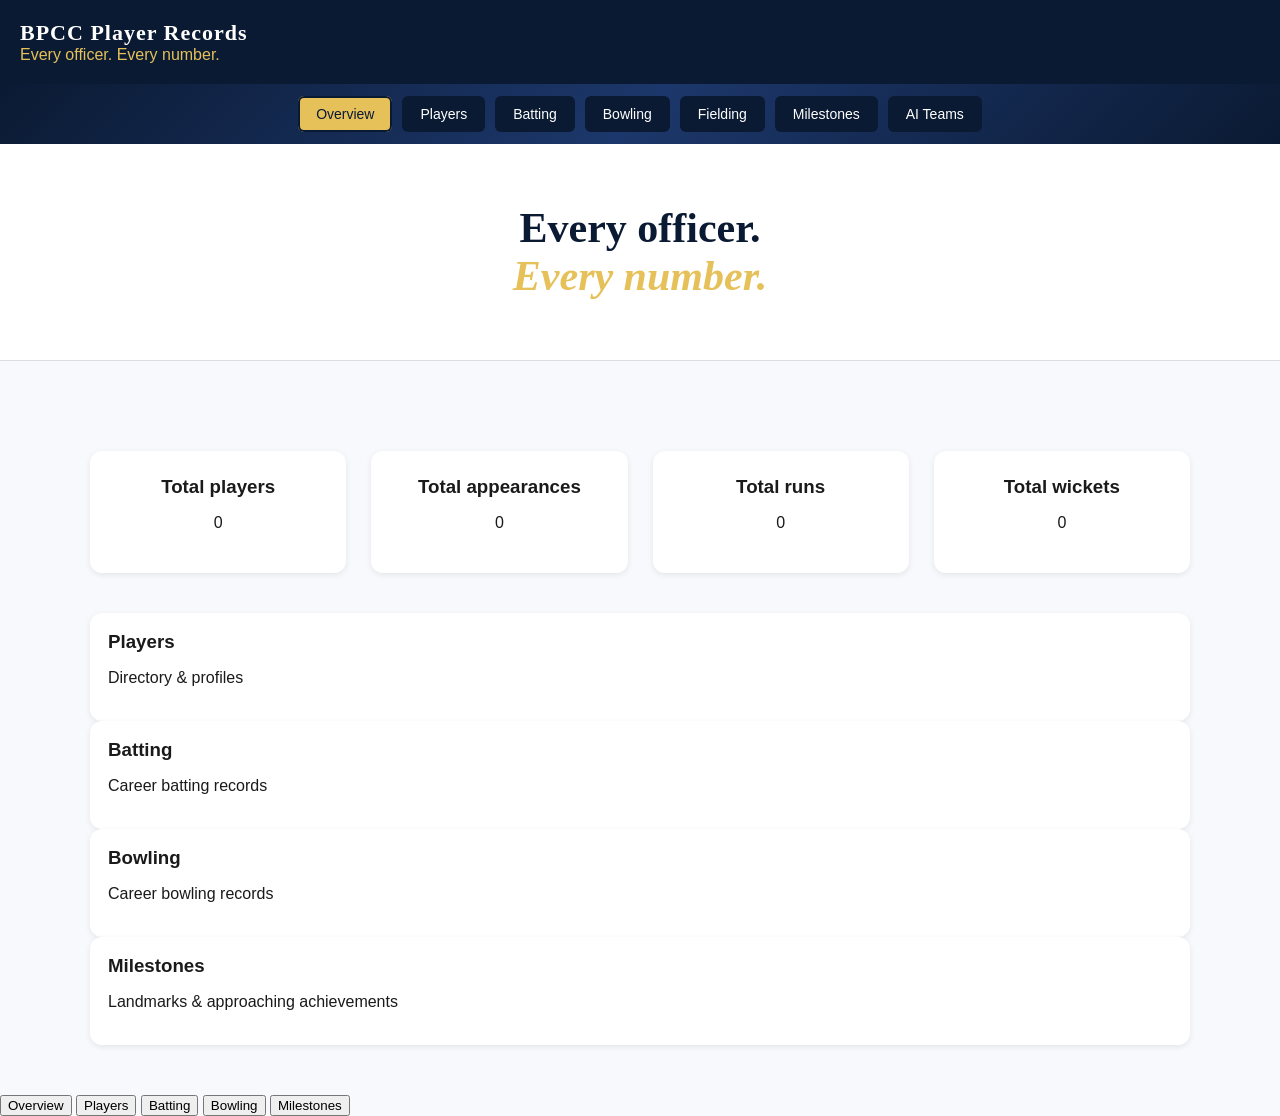
<file: index2.html>
<!DOCTYPE html>
<html lang="en">
<head>
  <meta charset="UTF-8">
  <title>BPCC Player Records</title>
  <meta name="viewport" content="width=device-width, initial-scale=1.0">

  <style id="v100">
  /* ============================================================
     GLOBAL
  ============================================================ */
  :root {
    --bpcc-navy: #0b1a33;
    --bpcc-blue: #1c376b;
    --bpcc-gold: #e6c15a;
    --bpcc-gradient: linear-gradient(135deg, #0b1a33, #1c376b, #0b1a33);
    --bpcc-gold-gradient: linear-gradient(135deg, #e6c15a, #f7e7a4, #e6c15a);
  }

  body {
    margin: 0;
    font-family: Inter, Arial, sans-serif;
    background: #f7f9fc;
    color: #1a1a1a;
  }

  h1, h2, h3, h4 {
    margin: 0;
    font-weight: 600;
  }

  .section {
    display: none;
    padding: 50px 20px;
    max-width: 1100px;
    margin: auto;
    animation: fadeIn 0.4s ease;
  }

  .section.active {
    display: block;
  }

  /* ============================================================
     HEADER
  ============================================================ */
  header {
    background: var(--bpcc-navy);
    color: white;
    padding: 20px;
    display: flex;
    justify-content: space-between;
    align-items: center;
  }

  header .brand {
    display: flex;
    align-items: center;
  }

  header img {
    height: 60px;
    margin-right: 15px;
  }

  header h1 {
    font-size: 22px;
    letter-spacing: 1px;
    font-family: Playfair Display, serif;
  }

  header em {
    color: var(--bpcc-gold);
    font-style: normal;
  }

  /* ============================================================
     NAVIGATION
  ============================================================ */
  .nav-bar {
    background: var(--bpcc-gradient);
    display: flex;
    justify-content: center;
    gap: 10px;
    padding: 12px;
  }

  .nav-bar button {
    background: var(--bpcc-navy);
    color: white;
    border: none;
    padding: 10px 18px;
    border-radius: 6px;
    cursor: pointer;
    font-size: 14px;
    transition: 0.25s ease;
  }

  .nav-bar button:hover {
    background: var(--bpcc-gradient);
    color: var(--bpcc-gold);
  }

  .nav-bar button.on {
    background: var(--bpcc-gold);
    color: var(--bpcc-navy);
    box-shadow: inset 0 0 0 2px var(--bpcc-navy);
  }

  /* ============================================================
     HERO
  ============================================================ */
  .hero {
    text-align: center;
    padding: 60px 20px;
    background: white;
    border-bottom: 1px solid #ddd;
  }

  .hero h2 {
    font-size: 42px;
    font-family: Playfair Display, serif;
    color: var(--bpcc-navy);
  }

  .hero h2 i {
    color: var(--bpcc-gold);
  }

  /* ============================================================
     SUMMARY CARDS
  ============================================================ */
  #summary-cards.summary {
    max-width: 1100px;
    margin: 40px auto;
    display: grid;
    grid-template-columns: repeat(4, 1fr);
    gap: 25px;
  }

  #summary-cards.summary div {
    background: white;
    padding: 25px;
    border-radius: 12px;
    text-align: center;
    box-shadow: 0 2px 6px rgba(0,0,0,0.08);
  }

  /* ============================================================
     PLAYER GRID
  ============================================================ */
  #players-grid.player-grid {
    display: grid;
    grid-template-columns: repeat(auto-fit, minmax(260px, 1fr));
    gap: 25px;
    margin-top: 30px;
  }

  .player-card {
    background: white;
    padding: 22px;
    border-radius: 12px;
    box-shadow: 0 2px 6px rgba(0,0,0,0.08);
    cursor: pointer;
    transition: transform 0.25s ease, box-shadow 0.25s ease, background 0.25s ease;
  }

  .player-card:hover {
    transform: translateY(-4px);
    box-shadow: 0 3px 10px rgba(0,0,0,0.2);
  }

  .status {
    font-size: 12px;
    text-transform: uppercase;
    letter-spacing: 0.5px;
    color: var(--bpcc-blue);
    margin-bottom: 8px;
  }

  .role-badge {
    display: inline-block;
    background: var(--bpcc-gold-gradient);
    color: var(--bpcc-navy);
    padding: 4px 10px;
    border-radius: 999px;
    font-size: 12px;
    margin-bottom: 8px;
  }

  .stats-line {
    font-size: 13px;
    color: #555;
    margin-top: 8px;
  }

  /* ============================================================
     TABLES
  ============================================================ */
  table {
    width: 100%;
    border-collapse: collapse;
    background: white;
    border-radius: 12px;
    overflow: hidden;
    box-shadow: 0 2px 6px rgba(0,0,0,0.08);
    font-size: 14px;
  }

  thead {
    background: var(--bpcc-navy);
    color: white;
  }

  thead th {
    padding: 12px;
    text-align: left;
  }

  tbody td {
    padding: 10px;
    border-bottom: 1px solid #eee;
  }

  tbody tr:hover {
    background: #f2f4f8;
  }

  .player-name {
    font-weight: 600;
  }

  .player-number {
    font-size: 11px;
    color: #777;
  }

  .clickable-row {
    cursor: pointer;
  }

  /* ============================================================
     MILESTONES
  ============================================================ */
  #milestones h3 {
    font-size: 28px !important;
    font-family: Playfair Display, serif;
    color: var(--bpcc-navy);
    margin-top: 30px;
    border-bottom: 3px solid var(--bpcc-gold);
    padding-bottom: 6px;
  }

  .milestone-grid {
    display: grid;
    grid-template-columns: repeat(auto-fit, minmax(240px, 1fr));
    gap: 25px;
    margin-top: 20px;
  }

  .milestone-club-box {
    background: white;
    padding: 18px;
    border-radius: 12px;
    box-shadow: 0 2px 6px rgba(0,0,0,0.08);
    transition: transform 0.25s ease, box-shadow 0.25s ease, background 0.25s ease;
  }

  .milestone-club-box h4 {
    background: var(--bpcc-gold-gradient);
    color: var(--bpcc-navy);
    display: inline-block;
    padding: 6px 12px;
    border-radius: 8px;
    font-size: 18px;
    margin-bottom: 12px;
    box-shadow: 0 2px 4px rgba(0,0,0,0.15);
  }

  .milestone-club-box p {
    margin: 4px 0;
    font-size: 13px;
  }

  .milestone-approach-box {
    background: white;
    padding: 18px;
    border-radius: 12px;
    box-shadow: 0 2px 6px rgba(0,0,0,0.08);
    margin-top: 15px;
    transition: transform 0.25s ease, box-shadow 0.25s ease, background 0.25s ease;
  }

  .approach-row {
    display: flex;
    justify-content: space-between;
    font-size: 13px;
    margin: 4px 0;
  }

  .to-go {
    font-weight: 600;
    color: var(--bpcc-blue);
  }

  /* ============================================================
     AI TEAMS
  ============================================================ */
  .ai-teams-grid {
    display: grid;
    grid-template-columns: repeat(3, 1fr);
    gap: 25px;
    margin-top: 30px;
  }

  .ai-team-box {
    background: white;
    padding: 18px;
    border-radius: 12px;
    box-shadow: 0 2px 6px rgba(0,0,0,0.08);
  }

  .ai-team-box h3 {
    background: var(--bpcc-gradient);
    color: var(--bpcc-gold);
    font-family: Playfair Display, serif;
    font-size: 22px;
    padding: 12px 16px;
    border-radius: 10px;
    margin-bottom: 20px;
    text-align: center;
    box-shadow: 0 2px 6px rgba(0,0,0,0.08);
  }

  .ai-team-section h4 {
    font-family: Playfair Display, serif;
    color: var(--bpcc-blue);
    margin-bottom: 10px;
    border-bottom: 2px solid var(--bpcc-gold);
    padding-bottom: 4px;
  }

  .ai-player-row {
    display: flex;
    justify-content: space-between;
    padding: 10px 0;
    border-bottom: 1px solid #eee;
    cursor: pointer;
    transition: 0.25s ease;
  }

  .ai-player-row:hover {
    background: var(--bpcc-gradient);
    color: var(--bpcc-gold);
    transform: translateY(-3px);
    box-shadow: 0 3px 10px rgba(0,0,0,0.25);
    border-left: 4px solid var(--bpcc-gold);
  }

  .ai-player-left {
    flex: 1;
  }

  .ai-player-right {
    flex: 1;
    text-align: right;
    font-size: 13px;
  }

  .ai-player-name {
    font-weight: 600;
  }

  .ai-player-role {
    font-size: 12px;
    color: #555;
  }

  /* ============================================================
     RECORD BOXES (OVERVIEW)
  ============================================================ */
  .record-box {
    background: white;
    padding: 18px;
    border-radius: 12px;
    box-shadow: 0 2px 6px rgba(0,0,0,0.08);
    cursor: pointer;
    transition: 0.25s ease;
  }

  .record-box:hover {
    transform: translateY(-3px);
    box-shadow: 0 3px 10px rgba(0,0,0,0.2);
  }

  /* ============================================================
     MODAL
  ============================================================ */
  #player-modal {
    display: none;
    position: fixed;
    inset: 0;
    background: rgba(0,0,0,0.6);
    justify-content: center;
    align-items: center;
    animation: fadeIn 0.3s ease;
    z-index: 9998;
  }

  #player-modal-content {
    background: white;
    width: 90%;
    max-width: 650px;
    border-radius: 14px;
    padding: 25px;
    max-height: 85vh;
    overflow-y: auto;
    box-shadow: 0 4px 20px rgba(0,0,0,0.25);
    border: 3px solid var(--bpcc-gold);
    animation: slideUp 0.35s ease;
  }

  .modal-header {
    background: var(--bpcc-gradient);
    color: white;
    padding: 16px 20px;
    position: sticky;
    top: 0;
    z-index: 10;
    border-top-left-radius: 14px;
    border-top-right-radius: 14px;
    border-bottom: 3px solid var(--bpcc-gold);
  }

  #modal-close {
    float: right;
    font-size: 28px;
    cursor: pointer;
    color: var(--bpcc-gold);
  }

  #modal-player-name {
    font-size: 22px;
    font-family: Playfair Display, serif;
  }

  #modal-player-number {
    font-size: 13px;
    margin-top: 4px;
  }

  #modal-player-role {
    font-size: 13px;
    margin-top: 6px;
    display: inline-block;
    background: var(--bpcc-gold-gradient);
    color: var(--bpcc-navy);
    padding: 4px 10px;
    border-radius: 999px;
  }

  #modal-stats {
    display: grid;
    grid-template-columns: repeat(auto-fit, minmax(140px, 1fr));
    gap: 15px;
    margin-top: 20px;
  }

  .modal-stat-row {
    background: #f7f9fc;
    padding: 12px;
    border-radius: 10px;
    box-shadow: 0 1px 3px rgba(0,0,0,0.08);
  }

  .modal-stat-row h4 {
    margin-bottom: 6px;
    color: var(--bpcc-navy);
    font-size: 13px;
  }

  .modal-stat-row p {
    font-size: 13px;
  }

  /* ============================================================
     ANIMATIONS
  ============================================================ */
  @keyframes fadeIn {
    from { opacity: 0; transform: translateY(10px); }
    to   { opacity: 1; transform: translateY(0); }
  }

  @keyframes slideUp {
    from { transform: translateY(40px); opacity: 0; }
    to   { transform: translateY(0); opacity: 1; }
  }

  /* ============================================================
     MOBILE RESPONSIVE
  ============================================================ */
  @media (max-width: 768px) {

    .section {
      padding: 25px 15px;
    }

    .nav-bar {
      overflow-x: auto;
      white-space: nowrap;
      padding: 10px;
    }

    .nav-bar button {
      flex: 0 0 auto;
      margin-right: 10px;
    }

    #summary-cards.summary {
      grid-template-columns: repeat(2, 1fr);
      gap: 15px;
    }

    #players-grid.player-grid {
      grid-template-columns: 1fr;
    }

    table {
      font-size: 14px;
    }

    #player-modal-content {
      width: 95%;
      max-height: 90vh;
      padding: 15px;
      border-radius: 12px;
    }

    .modal-header {
      padding: 12px 15px;
      border-top-left-radius: 12px;
      border-top-right-radius: 12px;
    }

    #modal-stats {
      grid-template-columns: repeat(auto-fit, minmax(120px, 1fr));
      gap: 10px;
    }

    .milestone-grid {
      grid-template-columns: 1fr;
    }

    .ai-teams-grid {
      grid-template-columns: 1fr;
    }

    .hero h2 {
      font-size: 32px;
    }

    /* Bottom tab bar */
    .bottom-tab-bar {
      position: fixed;
      bottom: 0;
      left: 0;
      right: 0;
      height: 60px;
      background: var(--bpcc-navy);
      display: flex;
      justify-content: space-around;
      align-items: center;
      border-top: 3px solid var(--bpcc-gold);
      z-index: 9999;
    }

    .bottom-tab-bar button {
      background: none;
      border: none;
      color: white;
      font-size: 13px;
      padding: 6px;
      flex: 1;
      cursor: pointer;
      transition: 0.25s ease;
    }

    .bottom-tab-bar button.active {
      color: var(--bpcc-gold);
      transform: translateY(-4px);
    }
  }
  </style>
</head>

<body>
  <header>
    <div class="brand">
      <!-- Optional logo -->
      <!-- <img src="logo.png" alt="BPCC Logo"> -->
      <div>
        <h1>BPCC Player Records</h1>
        <em>Every officer. Every number.</em>
      </div>
    </div>
  </header>

  <nav class="nav-bar">
    <button data-section="overview" class="on">Overview</button>
    <button data-section="players">Players</button>
    <button data-section="batting">Batting</button>
    <button data-section="bowling">Bowling</button>
    <button data-section="fielding">Fielding</button>
    <button data-section="milestones">Milestones</button>
    <button data-section="ai-teams">AI Teams</button>
  </nav>

  <section class="hero">
    <h2 id="hero-title">Every officer.<br><i>Every number.</i></h2>
  </section>

  <!-- OVERVIEW -->
  <section id="overview" class="section active">
    <div id="summary-cards" class="summary">
      <div>
        <h3>Total players</h3>
        <p id="total-players">0</p>
      </div>
      <div>
        <h3>Total appearances</h3>
        <p id="total-appearances">0</p>
      </div>
      <div>
        <h3>Total runs</h3>
        <p id="total-runs">0</p>
      </div>
      <div>
        <h3>Total wickets</h3>
        <p id="total-wickets">0</p>
      </div>
    </div>

    <div class="summary">
      <div class="record-box">
        <h3>Players</h3>
        <p>Directory & profiles</p>
      </div>
      <div class="record-box">
        <h3>Batting</h3>
        <p>Career batting records</p>
      </div>
      <div class="record-box">
        <h3>Bowling</h3>
        <p>Career bowling records</p>
      </div>
      <div class="record-box">
        <h3>Milestones</h3>
        <p>Landmarks & approaching achievements</p>
      </div>
    </div>
  </section>

  <!-- PLAYERS -->
  <section id="players" class="section">
    <h2>Player directory & profiles</h2>
    <input id="player-search" type="text" placeholder="Search players..." style="margin-top:20px;width:100%;padding:10px;border-radius:8px;border:1px solid #ccc;">
    <div id="players-grid" class="player-grid"></div>
  </section>

  <!-- BATTING -->
  <section id="batting" class="section">
    <h2>Career batting records</h2>
    <div id="batting-table"></div>
  </section>

  <!-- BOWLING -->
  <section id="bowling" class="section">
    <h2>Career bowling records</h2>
    <div id="bowling-table"></div>
  </section>

  <!-- FIELDING -->
  <section id="fielding" class="section">
    <h2>Career fielding records</h2>
    <div id="fielding-table"></div>
  </section>

  <!-- MILESTONES -->
  <section id="milestones" class="section">
    <h2>Landmarks & approaching achievements</h2>
    <div id="batting-milestones"></div>
    <div id="bowling-milestones"></div>
    <div id="catches-milestones"></div>
  </section>

  <!-- AI TEAMS -->
  <section id="ai-teams" class="section">
    <h2>AI-generated XI selections</h2>
    <div class="ai-teams-grid">
      <div id="team-a"></div>
      <div id="team-b"></div>
      <div id="team-c"></div>
    </div>
  </section>

  <!-- MODAL -->
  <div id="player-modal">
    <div id="player-modal-content">
      <div class="modal-header">
        <span id="modal-close">&times;</span>
        <div id="modal-player-name"></div>
        <div id="modal-player-number"></div>
        <div id="modal-player-role"></div>
      </div>
      <div id="modal-stats"></div>
    </div>
  </div>

  <!-- MOBILE BOTTOM TAB BAR -->
  <div class="bottom-tab-bar">
    <button data-section="overview" class="active">Overview</button>
    <button data-section="players">Players</button>
    <button data-section="batting">Batting</button>
    <button data-section="bowling">Bowling</button>
    <button data-section="milestones">Milestones</button>
  </div>

  <script>
  /* ============================================================
     CONFIG
  ============================================================ */
  const DATA_URL = "https://docs.google.com/spreadsheets/d/e/2PACX-1vQlS2BceCsyAkRFmAuwA0QDJR8wPjuLZyquKAeszxD2-FM7gFTzEQrVTqPxtph-z55FZNU01tMnpvQv/pub?output=csv";

  const HEADERS = [
    "Player","Number","Years","Matches","Innings","Runs","Average",
    "High Score","Fifties","Hundreds","Overs","Wickets",
    "Bowling Average","Economy","Best","Catches","Stumpings","Current"
  ];

  let allData = [];

  /* ============================================================
     CSV LOADING
  ============================================================ */
  async function loadCSV() {
    const res = await fetch(DATA_URL);
    const text = await res.text();
    const lines = text.trim().split("\n");
    const headers = lines[0].split(",").map(h => h.trim());

    return lines.slice(1).map(line => {
      const cols = line.split(",");
      const obj = {};
      headers.forEach((h, i) => {
        obj[h] = (cols[i] || "").trim();
      });
      return obj;
    });
  }

  function num(v) {
    const n = parseFloat(v);
    return isNaN(n) ? 0 : n;
  }

  function victims(p) {
    return num(p["Catches"]) + num(p["Stumpings"]);
  }

  /* ============================================================
     HERO TITLES
  ============================================================ */
  const heroTitle = document.getElementById("hero-title");
  const summaryCards = document.getElementById("summary-cards");

  const heroTitles = {
    "overview": "Every officer.<br><i>Every number.</i>",
    "players": "Player directory<br><i>& profiles</i>",
    "batting": "Career batting<br><i>records</i>",
    "bowling": "Career bowling<br><i>records</i>",
    "fielding": "Career fielding<br><i>records</i>",
    "milestones": "Landmarks<br><i>& approaching achievements</i>",
    "ai-teams": "AI-generated<br><i>XI selections</i>"
  };

  /* ============================================================
     ROLE DETECTION
  ============================================================ */
  function getRole(p) {
    const runs = num(p["Runs"]);
    const wickets = num(p["Wickets"]);
    const stumpings = num(p["Stumpings"]);

    if (stumpings >= 1) return "Wicketkeeper";
    if (runs >= 100 && wickets >= 10) return "All-rounder";
    if (wickets >= 5) return "Bowler";
    if (runs >= 100) return "Batter";
    return "Player";
  }

  /* ============================================================
     PLAYERS PAGE
  ============================================================ */
  function renderPlayers() {
    const container = document.getElementById("players-grid");
    container.innerHTML = "";
    const q = document.getElementById("player-search").value.toLowerCase();

    const sorted = allData.slice().sort((a, b) => a["Player"].localeCompare(b["Player"]));

    sorted.forEach(function(p){
      if (p["Player"].toLowerCase().indexOf(q) === -1) return;

      const card = document.createElement("div");
      card.className = "player-card";

      const status = (p["Current"] === "Yes") ? "Current Player" : "Retired";
      const role = getRole(p);

      card.innerHTML =
        "<div class='status'>" + status + "</div>" +
        "<h3>" + p["Player"] + "</h3>" +
        "<span class='role-badge'>" + role + "</span>" +
        "<div class='stats-line'>" +
        p["Matches"] + " matches • " +
        p["Runs"] + " runs • " +
        p["Wickets"] + " wickets • " +
        victims(p) + " victims" +
        "</div>";

      card.addEventListener("click", function(){
        openPlayerModal(p);
      });

      container.appendChild(card);
    });
  }

  document.getElementById("player-search").addEventListener("input", renderPlayers);

  /* ============================================================
     MODAL
  ============================================================ */
  function openPlayerModal(p) {
    document.getElementById("modal-player-name").textContent = p["Player"];
    document.getElementById("modal-player-number").textContent = "Player No: " + p["Number"];
    document.getElementById("modal-player-role").textContent = getRole(p);

    const stats = document.getElementById("modal-stats");
    stats.innerHTML = "";

    HEADERS
      .filter(h => h !== "Player" && h !== "Number")
      .forEach(function(h){
        const row = document.createElement("div");
        row.className = "modal-stat-row";
        row.innerHTML = "<h4>" + h + "</h4><p>" + (p[h] || "") + "</p>";
        stats.appendChild(row);
      });

    document.getElementById("player-modal").style.display = "flex";
  }

  document.getElementById("modal-close").addEventListener("click", function(){
    document.getElementById("player-modal").style.display = "none";
  });

  window.addEventListener("click", function(e){
    if (e.target.id === "player-modal") {
      document.getElementById("player-modal").style.display = "none";
    }
  });

  /* ============================================================
     NAVIGATION
  ============================================================ */
  function setupNav() {
    const buttons = document.querySelectorAll(".nav-bar button");

    buttons.forEach(function(btn){
      btn.addEventListener("click", function(){
        const section = btn.getAttribute("data-section");

        document.querySelectorAll(".section").forEach(function(sec){
          sec.classList.remove("active");
        });
        document.getElementById(section).classList.add("active");

        buttons.forEach(function(b){
          b.classList.remove("on");
        });
        btn.classList.add("on");

        heroTitle.innerHTML = heroTitles[section];
        summaryCards.style.display = (section === "overview") ? "grid" : "none";

        window.scrollTo({ top: 0, behavior: "smooth" });

        // Sync bottom tab bar
        document.querySelectorAll(".bottom-tab-bar button").forEach(b => {
          b.classList.toggle("active", b.getAttribute("data-section") === section);
        });
      });
    });

    // Bottom tab bar click -> trigger nav button
    document.querySelectorAll(".bottom-tab-bar button").forEach(btn => {
      btn.addEventListener("click", () => {
        const section = btn.getAttribute("data-section");
        document.querySelector(`.nav-bar button[data-section="${section}"]`).click();
      });
    });
  }

  /* ============================================================
     OVERVIEW TOTALS
  ============================================================ */
  function renderOverview() {
    document.getElementById("total-players").textContent = allData.length;

    document.getElementById("total-appearances").textContent =
      allData.reduce((sum, p) => sum + num(p["Matches"]), 0);

    document.getElementById("total-runs").textContent =
      allData.reduce((sum, p) => sum + num(p["Runs"]), 0);

    document.getElementById("total-wickets").textContent =
      allData.reduce((sum, p) => sum + num(p["Wickets"]), 0);
  }

  /* ============================================================
     BATTING
  ============================================================ */
  function renderBatting() {
    const container = document.getElementById("batting-table");

    const data = allData.slice().sort((a, b) => num(b["Runs"]) - num(a["Runs"]));

    let html = "";
    html += "<table>";
    html += "<thead>";
    html += "<tr>";
    html += "<th>Player</th>";
    html += "<th>Runs</th>";
    html += "<th>Average</th>";
    html += "</tr>";
    html += "</thead>";
    html += "<tbody>";

    data.forEach(function(p){
      html += "<tr class='clickable-row' data-player='" + p["Player"] + "'>";
      html += "<td>";
      html += "<div class='player-name'>" + p["Player"] + "</div>";
      html += "<div class='player-number'>No. " + p["Number"] + "</div>";
      html += "</td>";
      html += "<td>" + p["Runs"] + "</td>";
      html += "<td>" + p["Average"] + "</td>";
      html += "</tr>";
    });

    html += "</tbody>";
    html += "</table>";

    container.innerHTML = html;

    container.querySelectorAll(".clickable-row").forEach(function(row){
      row.addEventListener("click", function(){
        const player = allData.find(p => p["Player"] === row.dataset.player);
        openPlayerModal(player);
      });
    });
  }

  /* ============================================================
     BOWLING
  ============================================================ */
  function renderBowling() {
    const container = document.getElementById("bowling-table");

    const data = allData.slice().sort((a, b) => num(b["Wickets"]) - num(a["Wickets"]));

    let html = "";
    html += "<table>";
    html += "<thead>";
    html += "<tr>";
    html += "<th>Player</th>";
    html += "<th>Wickets</th>";
    html += "<th>Average</th>";
    html += "</tr>";
    html += "</thead>";
    html += "<tbody>";

    data.forEach(function(p){
      html += "<tr class='clickable-row' data-player='" + p["Player"] + "'>";
      html += "<td>";
      html += "<div class='player-name'>" + p["Player"] + "</div>";
      html += "<div class='player-number'>No. " + p["Number"] + "</div>";
      html += "</td>";
      html += "<td>" + p["Wickets"] + "</td>";
      html += "<td>" + p["Bowling Average"] + "</td>";
      html += "</tr>";
    });

    html += "</tbody>";
    html += "</table>";

    container.innerHTML = html;

    container.querySelectorAll(".clickable-row").forEach(function(row){
      row.addEventListener("click", function(){
        const player = allData.find(p => p["Player"] === row.dataset.player);
        openPlayerModal(player);
      });
    });
  }

  /* ============================================================
     FIELDING
  ============================================================ */
  function renderFielding() {
    const container = document.getElementById("fielding-table");

    const data = allData.slice().sort((a, b) => victims(b) - victims(a));

    let html = "";
    html += "<table>";
    html += "<thead>";
    html += "<tr>";
    html += "<th>Player</th>";
    html += "<th>Victims</th>";
    html += "<th>Catches</th>";
    html += "</tr>";
    html += "</thead>";
    html += "<tbody>";

    data.forEach(function(p){
      html += "<tr class='clickable-row' data-player='" + p["Player"] + "'>";
      html += "<td>";
      html += "<div class='player-name'>" + p["Player"] + "</div>";
      html += "<div class='player-number'>No. " + p["Number"] + "</div>";
      html += "</td>";
      html += "<td>" + victims(p) + "</td>";
      html += "<td>" + p["Catches"] + "</td>";
      html += "</tr>";
    });

    html += "</tbody>";
    html += "</table>";

    container.innerHTML = html;

    container.querySelectorAll(".clickable-row").forEach(function(row){
      row.addEventListener("click", function(){
        const player = allData.find(p => p["Player"] === row.dataset.player);
        openPlayerModal(player);
      });
    });
  }

  /* ============================================================
     MILESTONES
  ============================================================ */
  function renderMilestones() {
    renderMilestoneClubs(
      "Runs milestone clubs",
      "Runs",
      [3500,3000,2500,2000,1500,1000,500,250],
      20,
      document.getElementById("batting-milestones")
    );

    renderMilestoneClubs(
      "Bowling milestone clubs",
      "Wickets",
      [100,90,80,70,60,50,40,30,20],
      2,
      document.getElementById("bowling-milestones")
    );

    renderMilestoneClubs(
      "Catches milestone clubs",
      "Catches",
      [50,40,30,20,10],
      2,
      document.getElementById("catches-milestones")
    );
  }

  function renderMilestoneClubs(title, field, milestones, threshold, container) {
    let html = "";
    html += "<h3>" + title + "</h3>";
    html += "<div class='milestone-grid'>";

    milestones.forEach(function(m){
      const achieved = allData.filter(p => {
        const value = num(p[field]);
        if (value < m) return false;
        const higher = milestones.find(x => x > m && value >= x);
        return !higher;
      });

      html += "<div class='milestone-club-box'>";
      html += "<h4>" + m + " Club</h4>";

      if (achieved.length === 0) {
        html += "<p>No players yet.</p>";
      } else {
        achieved.sort((a, b) => num(b[field]) - num(a[field]))
          .forEach(function(p){
            html += "<p>" + p["Player"] + " – " + num(p[field]) + "</p>";
          });
      }

      html += "</div>";
    });

    html += "</div>";
    html += "<h3>Current players approaching</h3>";

    let any = false;

    milestones.forEach(function(m){
      const approaching = allData.filter(function(p){
        if (p["Current"] !== "Yes") return false;
        const value = num(p[field]);
        const toGo = m - value;
        return toGo > 0 && toGo <= threshold;
      });

      if (approaching.length > 0) {
        any = true;

        html += "<div class='milestone-approach-box'>";
        html += "<h4>Approaching " + m + "</h4>";

        approaching.sort((a, b) => (m - num(a[field])) - (m - num(b[field])))
          .forEach(function(p){
            const value = num(p[field]);
            const toGo = m - value;

            html += "<div class='approach-row'>";
            html += "<span>" + p["Player"] + " – " + value + "</span>";
            html += "<span class='to-go'>" + toGo + " to go</span>";
            html += "</div>";
          });

        html += "</div>";
      }
    });

    if (!any) {
      html += "<p>No current players within range.</p>";
    }

    container.innerHTML = html;
  }

  /* ============================================================
     AI TEAMS
  ============================================================ */
  function renderAITeams() {
    const used = new Set();

    const batSorted = allData.slice().sort(function(a, b){
      return num(b["Runs"]) - num(a["Runs"]) ||
             num(b["Average"]) - num(a["Average"]) ||
             num(b["Matches"]) - num(a["Matches"]);
    });

    const bowlSorted = allData.slice().sort(function(a, b){
      return num(b["Wickets"]) - num(a["Wickets"]) ||
             num(a["Bowling Average"]) - num(b["Bowling Average"]) ||
             num(b["Matches"]) - num(a["Matches"]);
    });

    function keeperScore(p) {
      const v = victims(p);
      const m = num(p["Matches"]);
      const vp = (m > 0) ? (v / m) : 0;
      const s = num(p["Stumpings"]);
      return (v * 2) + (vp * 10) + (s * 5) + m;
    }

    const keepSorted = allData.slice().sort((a, b) => keeperScore(b) - keeperScore(a));

    function pick(sorted, count, role) {
      const team = [];
      sorted.forEach(function(p){
        if (team.length >= count) return;
        if (!used.has(p["Player"])) {
          team.push({ player: p, role: role });
          used.add(p["Player"]);
        }
      });
      return team;
    }

    const teamA = []
      .concat(pick(batSorted, 5, "Batter"))
      .concat(pick(keepSorted, 1, "Wicketkeeper"))
      .concat(pick(bowlSorted, 5, "Bowler"));

    function buildTeam() {
      return []
        .concat(pick(batSorted, 5, "Batter"))
        .concat(pick(keepSorted, 1, "Wicketkeeper"))
        .concat(pick(bowlSorted, 5, "Bowler"));
    }

    renderTeam("team-a", "AI 1st XI", teamA);
    renderTeam("team-b", "AI 2nd XI", buildTeam());
    renderTeam("team-c", "AI 3rd XI", buildTeam());
  }

  function renderTeam(id, title, players) {
    const container = document.getElementById(id);

    let html = "";
    html += "<div class='ai-team-box'>";
    html += "<h3>" + title + "</h3>";

    const batters = players.slice(0, 5);
    const keeper = players.slice(5, 6);
    const bowlers = players.slice(6, 11);

    html += "<div class='ai-team-section'>";
    html += "<h4>Batters</h4>";

    batters.forEach(function(entry, i){
      const p = entry.player;
      html += "<div class='ai-player-row' data-player='" + p["Player"] + "'>";
      html += "<div class='ai-player-left'>";
      html += "<div class='ai-player-name'>" + (i + 1) + ". " + p["Player"] + "</div>";
      html += "<div class='ai-player-role'>Batter</div>";
      html += "</div>";
      html += "<div class='ai-player-right'>";
      html += p["Runs"] + " runs — Avg " + p["Average"];
      html += "</div>";
      html += "</div>";
    });

    html += "</div>";

    html += "<div class='ai-team-section'>";
    html += "<h4>Wicket Keeper</h4>";

    keeper.forEach(function(entry){
      const p = entry.player;
      const m = num(p["Matches"]);
      const victimsPM = (m > 0) ? (victims(p) / m).toFixed(2) : "0.00";

      html += "<div class='ai-player-row' data-player='" + p["Player"] + "'>";
      html += "<div class='ai-player-left'>";
      html += "<div class='ai-player-name'>6. " + p["Player"] + "</div>";
      html += "<div class='ai-player-role'>Wicket Keeper</div>";
      html += "</div>";
      html += "<div class='ai-player-right'>";
      html += victims(p) + " victims — " + victimsPM + " per match";
      html += "</div>";
      html += "</div>";
    });

    html += "</div>";

    html += "<div class='ai-team-section'>";
    html += "<h4>Bowlers</h4>";

    bowlers.forEach(function(entry, i){
      const p = entry.player;
      html += "<div class='ai-player-row' data-player='" + p["Player"] + "'>";
      html += "<div class='ai-player-left'>";
      html += "<div class='ai-player-name'>" + (7 + i) + ". " + p["Player"] + "</div>";
      html += "<div class='ai-player-role'>Bowler</div>";
      html += "</div>";
      html += "<div class='ai-player-right'>";
      html += p["Wickets"] + " wickets — Avg " + p["Bowling Average"];
      html += "</div>";
      html += "</div>";
    });

    html += "</div>";
    html += "</div>";

    container.innerHTML = html;

    container.querySelectorAll(".ai-player-row").forEach(function(row){
      row.addEventListener("click", function(){
        const player = allData.find(p => p["Player"] === row.dataset.player);
        openPlayerModal(player);
      });
    });
  }

  /* ============================================================
     RECORD BOX CLICK -> NAV
  ============================================================ */
  document.querySelectorAll(".record-box").forEach(box => {
    box.addEventListener("click", () => {
      const section = box.querySelector("h3").textContent.toLowerCase();
      const btn = document.querySelector(`.nav-bar button[data-section="${section}"]`);
      if (btn) btn.click();
    });
  });

  /* ============================================================
     INIT
  ============================================================ */
  async function init() {
    allData = await loadCSV();

    document.querySelectorAll(".section").forEach(function(sec){
      sec.classList.remove("active");
    });

    document.getElementById("overview").classList.add("active");

    heroTitle.innerHTML = heroTitles["overview"];
    summaryCards.style.display = "grid";

    setupNav();
    renderOverview();
    renderPlayers();
    renderBatting();
    renderBowling();
    renderFielding();
    renderMilestones();
    renderAITeams();
  }

  init();
  </script>
</body>
</html>
</file>
